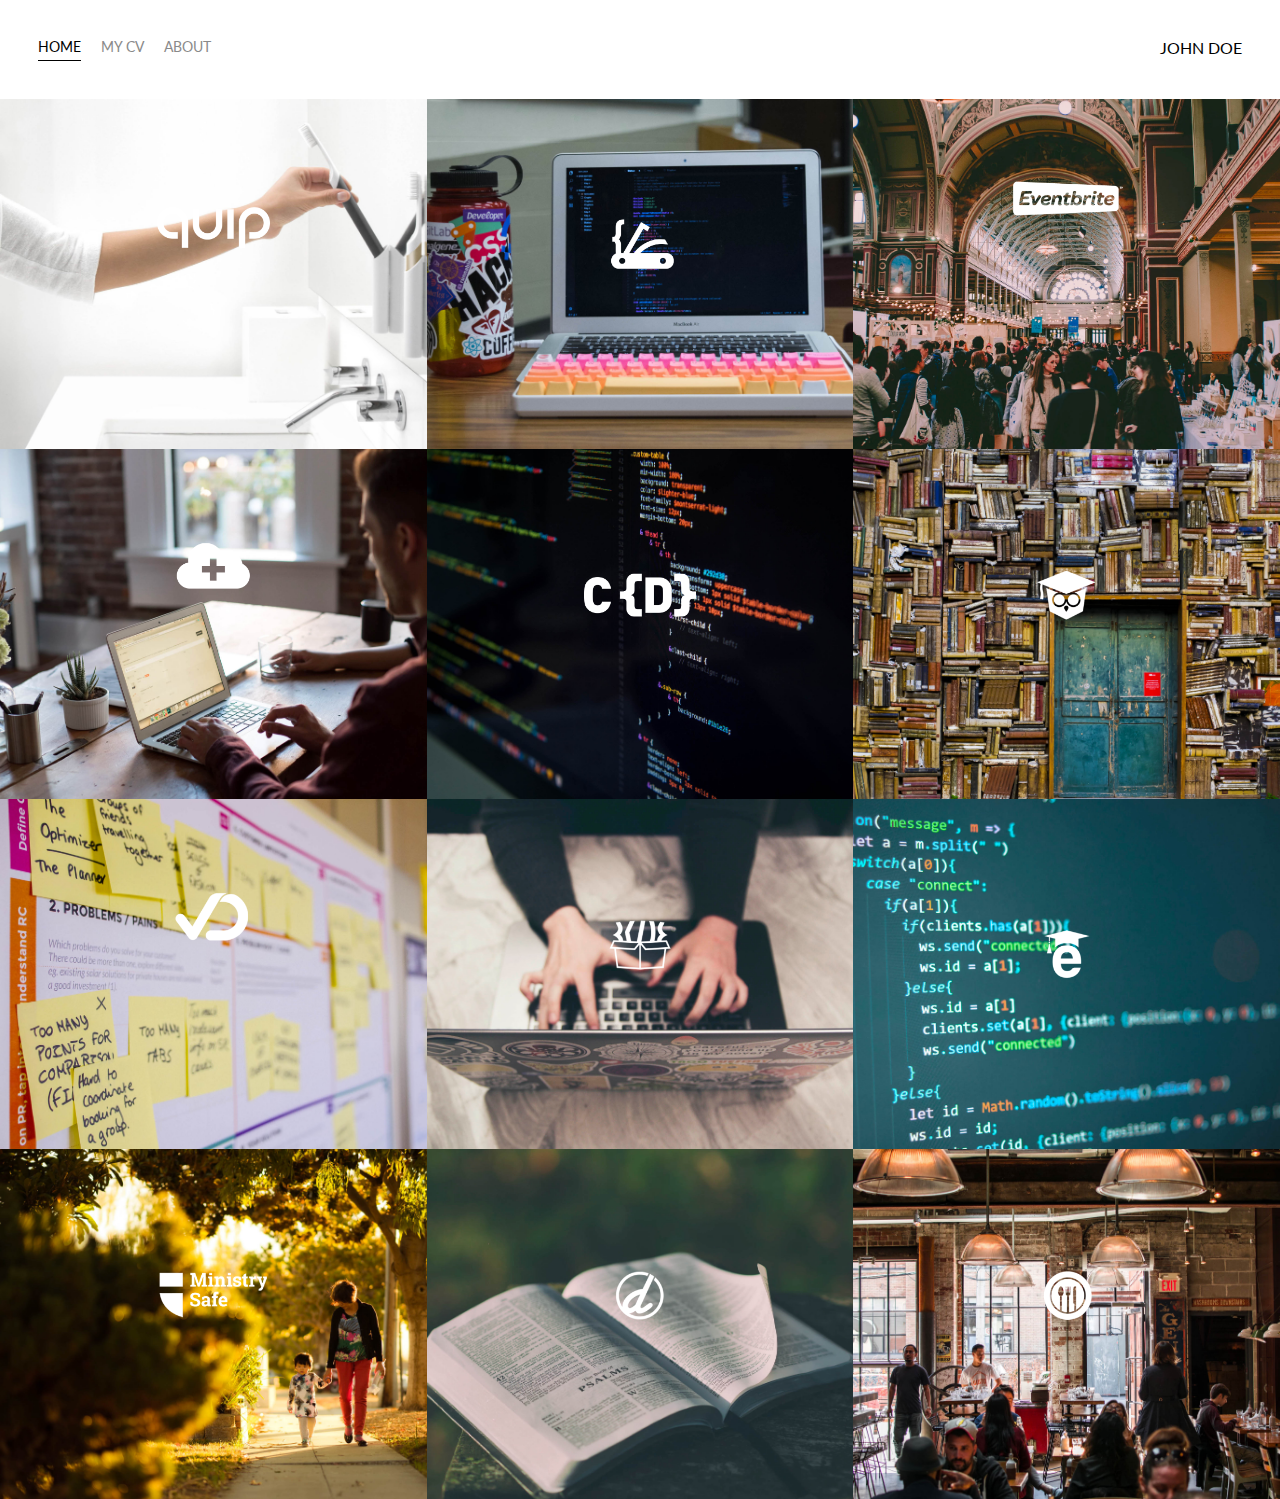
<file: index.html>
<!DOCTYPE html>
<html lang='en'>

<head>
  <meta charset='UTF-8'>
  <title>Portfolio Homepage</title>
  <link href="https://fonts.googleapis.com/css?family=Lato" rel="stylesheet">
  <link rel="stylesheet" href="styles.css">
</head>

<body>
  <div class="container">
    <div class="nav-wrapper">
      <div class="left-side">
        <div class="nav-link-wrapper active-nav-link">
          <a href="index.html">Home</a>
        </div>

        <div class="nav-link-wrapper">
          <a href="cv.html">My CV</a>
        </div>

        <div class="nav-link-wrapper">
          <a href="about.html">About</a>
        </div>
      </div>

      <div class="right-side">
        <div class="brand">
          JOHN DOE
        </div>
      </div>
    </div>

    <div class="content-wrapper">
      <div class="portfolio-items-wrapper">

        <div class="portfolio-item-wrapper">
          <div class="portfolio-img-background" style="background-image:url(images/portfolio1.jpg)"></div>

          <div class="img-text-wrapper">
            <div class="logo-wrapper">
              <img src="images/logos/quip.png" alt="">
            </div>

            <div class="subtitle">I built the Quip Ecommerce platform, named a Top 25 Invention by Time Magazine in 2016.</div>
          </div>
        </div>

        <div class="portfolio-item-wrapper">
          <div class="portfolio-img-background" style="background-image:url(images/portfolio2.jpg)"></div>
          <div class="img-text-wrapper">
            <div class="logo-wrapper">
              <img src="images/logos/devcamp.png" alt="">
            </div>

            <div class="subtitle">Coding bootcamp and learning management system.</div>
          </div>
        </div>

        <div class="portfolio-item-wrapper">
          <div class="portfolio-img-background" style="background-image:url(images/portfolio3.jpg)"></div>
          <div class="img-text-wrapper">
            <div class="logo-wrapper">
              <img src="images/logos/eventbrite.png" alt="">
            </div>

            <div class="subtitle">Eventbrite is the leading event management platform on the web with millions of individuals utilizing their applications
              to find, register or, and management events in numerous industries.</div>
          </div>
        </div>

        <div class="portfolio-item-wrapper">
          <div class="portfolio-img-background" style="background-image:url(images/portfolio4.jpg)"></div>
          <div class="img-text-wrapper">
            <div class="logo-wrapper">
              <img src="images/logos/shop-hacker.png" alt="">
            </div>

            <div class="subtitle">Shop Hacker allows you to easily import digital products such as elearning courses, software, and games directly
              into your ecommerce store.</div>
          </div>
        </div>

        <div class="portfolio-item-wrapper">
          <div class="portfolio-img-background" style="background-image:url(images/portfolio5.jpg)"></div>
          <div class="img-text-wrapper">
            <div class="logo-wrapper">
              <img src="images/logos/crondose.png" alt="">
            </div>

            <div class="subtitle">Online tutorials and productivity tips.</div>
          </div>
        </div>

        <div class="portfolio-item-wrapper">
          <div class="portfolio-img-background" style="background-image:url(images/portfolio6.jpg)"></div>
          <div class="img-text-wrapper">
            <div class="logo-wrapper">
              <img src="images/logos/dailysmarty.png" alt="">
            </div>

            <div class="subtitle">Keep track of what you learn every day.</div>
          </div>
        </div>

        <div class="portfolio-item-wrapper">
          <div class="portfolio-img-background" style="background-image:url(images/portfolio7.jpg)"></div>
          <div class="img-text-wrapper">
            <div class="logo-wrapper">
              <img src="images/logos/dashtrack.png" alt="">
            </div>

            <div class="subtitle">What you track improves. DashTrack is a journal that makes it easy to track your daily tasks and make the most
              of your time each day.</div>
          </div>
        </div>

        <div class="portfolio-item-wrapper">
          <div class="portfolio-img-background" style="background-image:url(images/portfolio8.jpg)"></div>
          <div class="img-text-wrapper">
            <div class="logo-wrapper">
              <img src="images/logos/devtrunk.png" alt="">
            </div>

            <div class="subtitle">Online shop for developer happiness.</div>
          </div>
        </div>

        <div class="portfolio-item-wrapper">
          <div class="portfolio-img-background" style="background-image:url(images/portfolio9.jpg)"></div>
          <div class="img-text-wrapper">
            <div class="logo-wrapper">
              <img src="images/logos/edutechional.png" alt="">
            </div>

            <div class="subtitle">Online technology tutorials.</div>
          </div>
        </div>

        <div class="portfolio-item-wrapper">
          <div class="portfolio-img-background" style="background-image:url(images/portfolio10.jpg)"></div>
          <div class="img-text-wrapper">
            <div class="logo-wrapper">
              <img src="images/logos/ministry-safe.png" alt="">
            </div>

            <div class="subtitle">A complete child safety system for organizations.</div>
          </div>
        </div>

        <div class="portfolio-item-wrapper">
          <div class="portfolio-img-background" style="background-image:url(images/portfolio11.jpg)"></div>
          <div class="img-text-wrapper">
            <div class="logo-wrapper">
              <img src="images/logos/open-devos.png" alt="">
            </div>

            <div class="subtitle">Publish and share daily devotionals.</div>
          </div>
        </div>

        <div class="portfolio-item-wrapper">
          <div class="portfolio-img-background" style="background-image:url(images/portfolio12.jpg)"></div>
          <div class="img-text-wrapper">
            <div class="logo-wrapper">
              <img src="images/logos/toastability.png" alt="">
            </div>

            <div class="subtitle">Easy way to manage the digital life of your bar or restaurant.</div>
          </div>
        </div>

      </div>
    </div>
  </div>

</body>

<script>
  const portfolioItems = document.querySelectorAll('.portfolio-item-wrapper');

  portfolioItems.forEach(portfolioItem => {
    portfolioItem.addEventListener('mouseover', () => {
      console.log(portfolioItem.childNodes[1].classList)
      portfolioItem.childNodes[1].classList.add('image-blur');
    });

    portfolioItem.addEventListener('mouseout', () => {
      console.log(portfolioItem.childNodes[1].classList)
      portfolioItem.childNodes[1].classList.remove('image-blur');
    });
  });

</script>

</html>
</file>
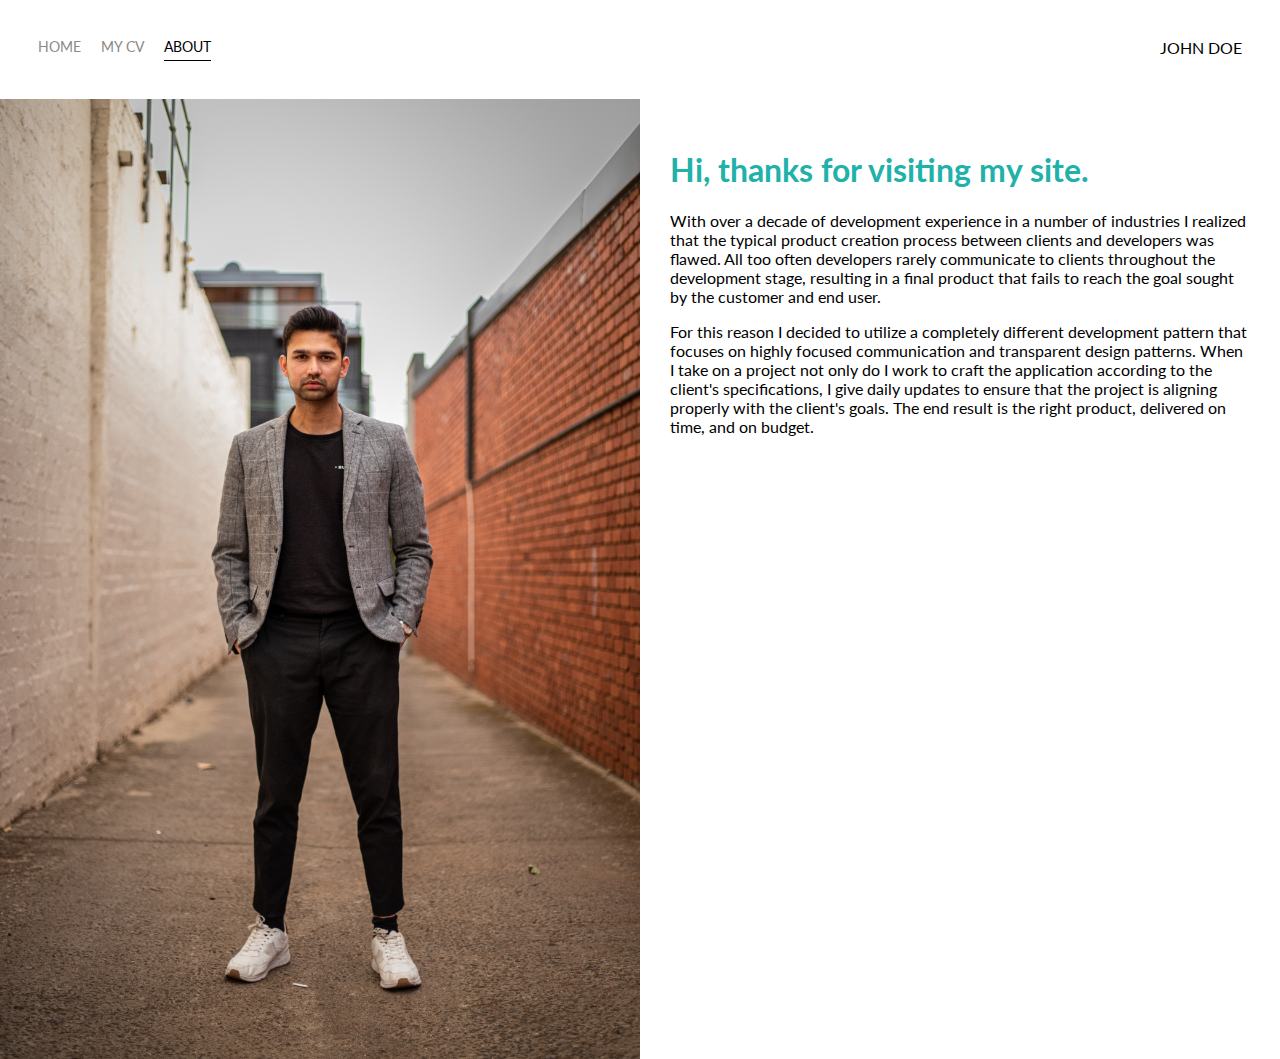
<file: about.html>
<!DOCTYPE html>
<html lang='en'>

<head>
  <meta charset='UTF-8'>
  <title>Portfolio Homepage</title>
  <link href="https://fonts.googleapis.com/css?family=Lato" rel="stylesheet">
  <link rel="stylesheet" href="styles.css">
</head>

<body>
  <div class="container">
    <div class="nav-wrapper">
      <div class="left-side">
        <div class="nav-link-wrapper">
          <a href="index.html">Home</a>
        </div>

        <div class="nav-link-wrapper">
          <a href="cv.html">My CV</a>
        </div>


        <div class="nav-link-wrapper active-nav-link">
          <a href="about.html">About</a>
        </div>
      </div>

      <div class="right-side">
        <div class="brand">
          JOHN DOE
        </div>
      </div>
    </div>

    <div class="content-wrapper">
      <div class="two-column-wrapper">
        <div class="profile-image-wrapper">
          <img src="images/profile.jpg" alt="">
        </div>

        <div class="profile-content-wrapper">
          <h1>Hi, thanks for visiting my site.</h1>
          <p>With over a decade of development experience in a number of industries I realized that the typical product creation
            process between clients and developers was flawed. All too often developers rarely communicate to clients throughout
            the development stage, resulting in a final product that fails to reach the goal sought by the customer and end
            user.
          </p>

          <p>For this reason I decided to utilize a completely different development pattern that focuses on highly focused
            communication and transparent design patterns. When I take on a project not only do I work to craft the application
            according to the client's specifications, I give daily updates to ensure that the project is aligning properly
            with the client's goals. The end result is the right product, delivered on time, and on budget.</p>
        </div>
      </div>
    </div>
  </div>

</body>

</html>
</file>
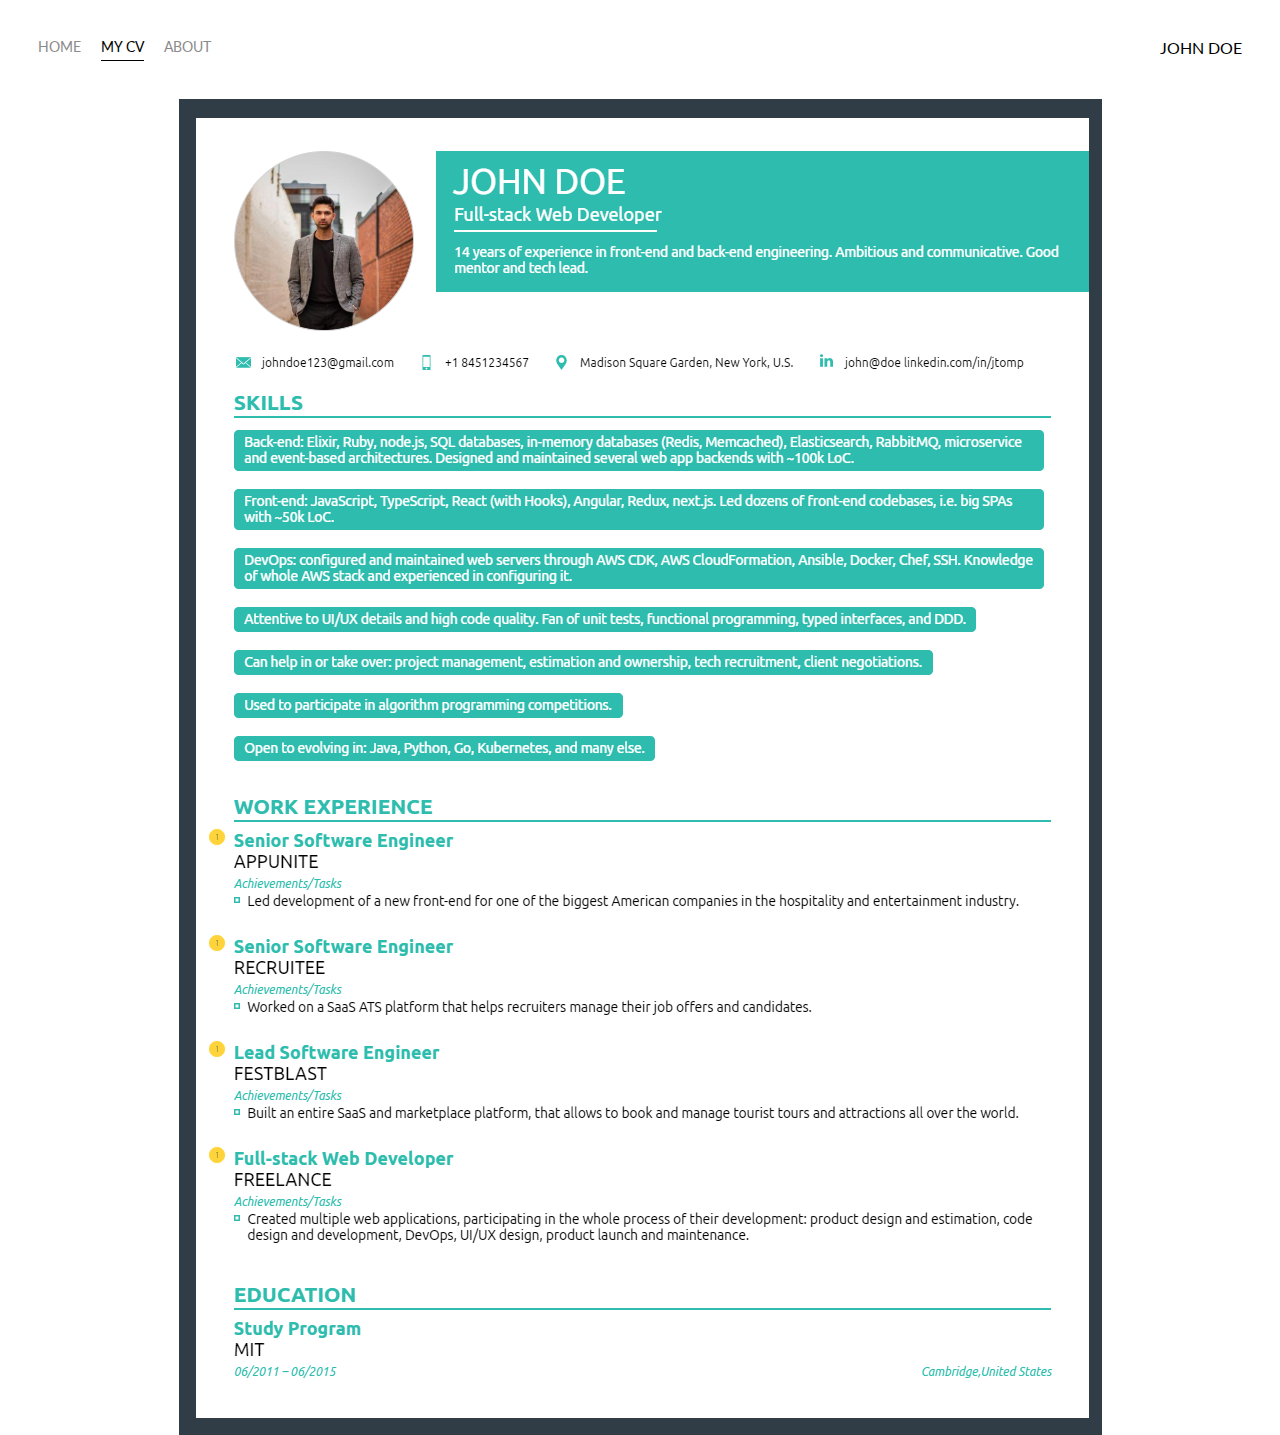
<file: cv.html>
<!DOCTYPE html>
<html lang='en'>

<head>
  <meta charset='UTF-8'>
  <title>My CV</title>
  <link href="https://fonts.googleapis.com/css?family=Lato" rel="stylesheet">
  <link rel="stylesheet" href="styles.css">
</head>

<body>
  <div class="container">
    <div class="nav-wrapper">
      <div class="left-side">
        <div class="nav-link-wrapper">
          <a href="index.html">Home</a>
        </div>

        <div class="nav-link-wrapper active-nav-link">
          <a href="cv.html">My CV</a>
        </div>

        <div class="nav-link-wrapper">
          <a href="about.html">About</a>
        </div>
      </div>

      <div class="right-side">
        <div class="brand">
          JOHN DOE
        </div>
      </div>
    </div>

    <div class="content-wrapper">
        <div class="three-column-wrapper">
            <div class="cv-image-wrapper">
                <img src="images/cv1.png">
            </div>
        </div>

    </div>

</body>
</html>
</file>
<file: styles.css>
body {
    font-family: "Lato", sans-serif;
    margin: 0px;
  }
  
  .container {
    display: grid;
    grid-template-columns: 1fr;
  }
  
  .nav-wrapper {
    display: flex;
    justify-content: space-between;
    padding: 38px;
  }
  
  .left-side {
    display: flex;
  }
  
  .nav-wrapper > .left-side > div {
    margin-right: 20px;
    text-transform: uppercase;
    font-size: 0.9rem;
  }
  
  .nav-link-wrapper {
    height: 22px;
    border-bottom: 1px solid transparent;
    transition: border-bottom 0.5s;
  }
  
  .active-nav-link {
    border-bottom: 1px solid black;
  }
  
  .active-nav-link a {
    color: black !important;
  }
  
  .nav-link-wrapper a {
    color: #8a8a8a;
    text-decoration: none;
    transition: color 0.5s;
  }
  
  .nav-link-wrapper:hover {
    border-bottom: 1px solid black;
  }
  
  .nav-link-wrapper a:hover {
    color: black;
  }
  
  /* portfolio styles */

  .portfolio-items-wrapper {
    display: grid;
    grid-template-columns: 1fr 1fr 1fr;
  }
  
  .portfolio-item-wrapper {
    position: relative;
  }
  
  .portfolio-img-background {
    background-size: cover;
    background-position: center;
    background-repeat: no-repeat;
    height: 350px;
    width: 100%;
  }
  
  .img-text-wrapper {
    position: absolute;
    top: 0;
    display: flex;
    flex-direction: column;
    justify-content: center;
    align-items: center;
    height: 100%;
    text-align: center;
    padding-left: 100px;
    padding-right: 100px;
  }
  
  .img-text-wrapper .subtitle {
    transition: 1s;
    color: transparent;
  }
  
  .image-blur {
    transition: 1s;
    filter: brightness(10%);
  }
  
  .img-text-wrapper:hover .subtitle {
    color: lightseagreen;
    font-weight: 600;
  }
  
  .logo-wrapper img {
    width: 50%;
    margin-bottom: 20px;
  }
  
  /* About Page */

  .two-column-wrapper {
    display: grid;
    grid-template-columns: 1fr 1fr;
  }
  
  .profile-image-wrapper img {
    width: 100%;
  }
  
  .profile-content-wrapper {
    padding: 30px;
  }
  
  .profile-content-wrapper h1 {
    color: lightseagreen;
  }

   /* cv page*/

  .three-column-wrapper {
    display: grid;
    grid-template-columns: 1fr;
    left: 20%
  }

  img {
    display: block;
    margin: 0 auto;
  }

  .profile-image-wrapper img {
    width: 100%
  }
</file>
